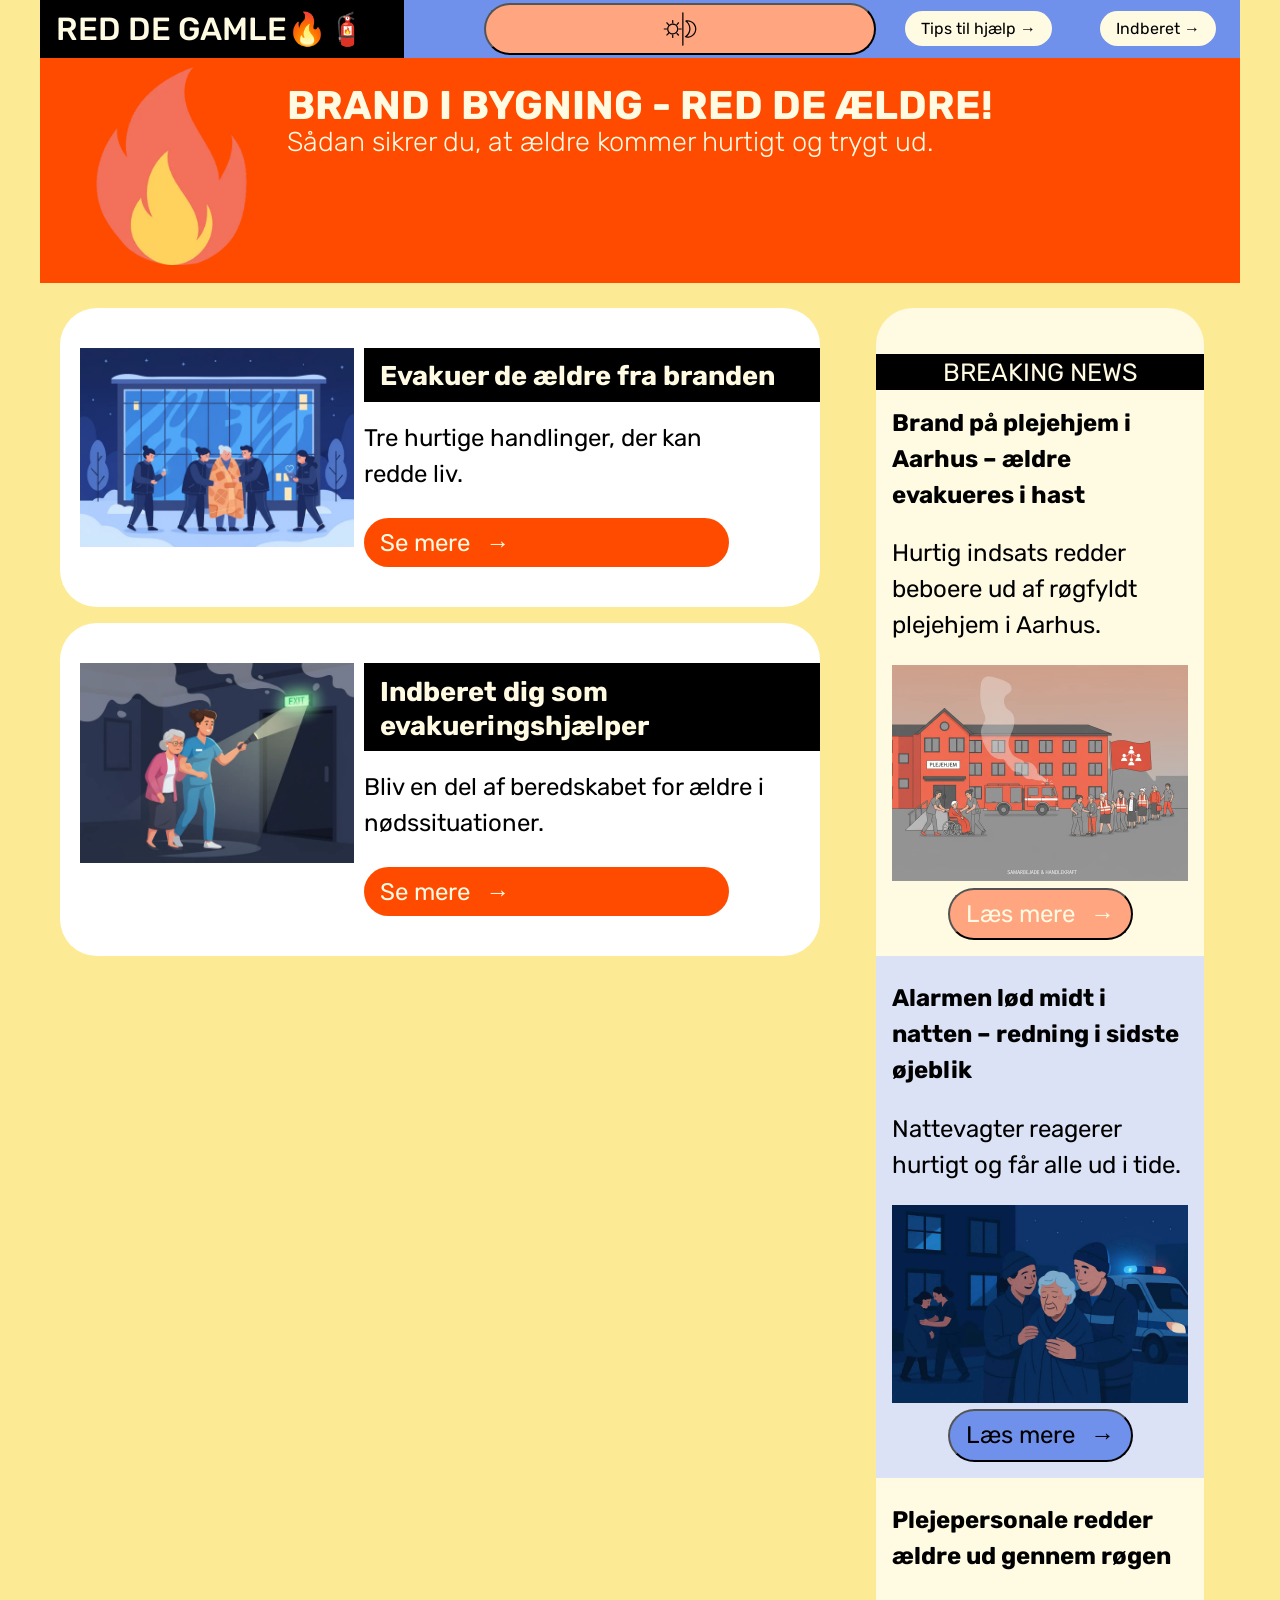
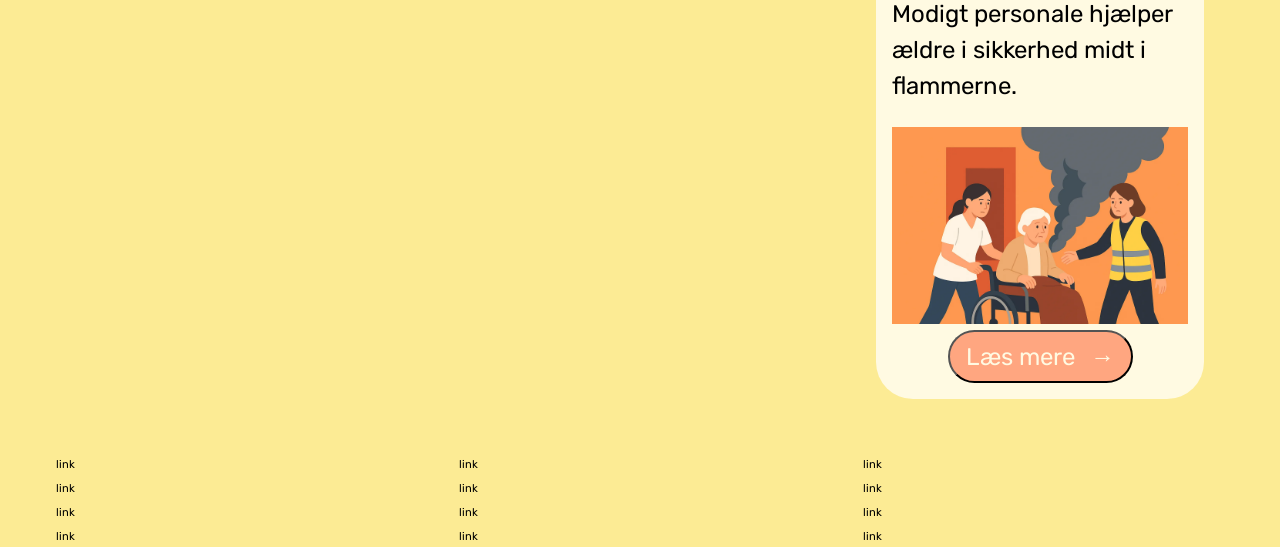
<file: index.html>
<!DOCTYPE html>
<html lang="en">
  <head>
    <meta charset="UTF-8" />
    <meta http-equiv="X-UA-Compatible" content="IE=edge" />
    <meta name="viewport" content="width=device-width, initial-scale=1.0" />
    <link rel="stylesheet" href="css/reset.css" />
    <link rel="stylesheet" href="css/custom.css" />
    <link rel="stylesheet" href="css/fonts.css" />
    <link rel="stylesheet" href="css/general.css" />
    <link rel="stylesheet" href="css/layout.css" />
    <link rel="stylesheet" href="css/burger.css" />
    <link rel="stylesheet" href="css/cards.css" />
    <link rel="icon" type="image/png" href="img/fav.png" />
    <title>Emergency Site</title>
  </head>
  <body id="frontpage">
    <header>
      <nav>
        <div id="logotype-wrapper" class="logo">
          <a href="index.html"> RED DE GAMLE🔥🧯 </a>
        </div>
        <button id="toggle"><img src="img/day-and-night.svg" alt="" /></button>
        <ul class="menu">
          <li><a class="menuItem" href="instruction.html">Tips til hjælp</a></li>
          <li><a class="menuItem" href="register.html">Indberet</a></li>
        </ul>
        <button class="burger">
          <span class="line"></span>
          <span class="line"></span>
          <span class="line"></span>
        </button>
      </nav>
    </header>
    <section id="main-disclamer">
      <div id="main-disclamer-content">
        <img src="img/flame_resultat.webp" alt="ICON" id="icon" />
        <div>
          <h1>BRAND I BYGNING - RED DE ÆLDRE!</h1>
          <p class="sub">Sådan sikrer du, at ældre kommer hurtigt og trygt ud.</p>
        </div>
      </div>
    </section>
    <main>
      <section id="daily">
        <article class="daily_card">
          <img src="img/foran_resultat.webp" alt="teaser_img" />
          <div class="daily_text">
            <h2>Evakuer de ældre fra branden</h2>
            <p>Tre hurtige handlinger, der kan redde liv.</p>
            <a href="instruction.html" class="cta_btn">Se mere</a>
          </div>
        </article>
        <article class="daily_card">
          <img src="img/opgang_resultat.webp" alt="teaser_img" />
          <div class="daily_text">
            <h2>Indberet dig som evakueringshjælper</h2>
            <p>Bliv en del af beredskabet for ældre i nødssituationer.</p>
            <a href="register.html" class="cta_btn">Se mere</a>
          </div>
        </article>
      </section>
      <section id="breaking">
        <article class="news_card">
          <h3>Brand på plejehjem i Aarhus – ældre evakueres i hast</h3>
          <p>Hurtig indsats redder beboere ud af røgfyldt plejehjem i Aarhus.</p>
          <img src="img/Aarhusbrand_resultat.webp" alt="news_img" />
          <button class="cta_btn" popovertarget="news_popover">Læs mere</button>
          <!-- <a popovertarget=”news_popover” class="cta_btn" href="">Læs mere</a> -->
          <!-- Nyheden -->
          <div id="news_popover" popover>
            <button popovertarget="news_popover">Luk</button>
            <h4>BRAND PÅ PLEJEHJEM I AARHUS - ÆLDRE EVAKUERES I HAST</h4>
            <time class="newsDate">6. APRIL 2025 – KL. 20:14</time>
            <img src="img/Aarhusbrand_resultat.webp" />
            <p>Hurtig indsats redder beoere ud af røgfyldt plejehjem i Aarhus.</p>
            <p>
              En kraftig brand brød tidligt tirsdag morgen ud på plejehjemmet Solgården i det sydlige Aarhus. Røgen bredte sig hurtigt gennem flere afdelinger, og personalet gik straks i gang med at få beboerne ud. Brandvæsenet ankom få minutter
              senere og fik ilden under kontrol.
            </p>
            <p>
              Frivillige fra TrygEvakuering hjalp med at berolige ældre og flytte dem til et midlertidigt samlingssted i nærliggende lokaler. Ingen meldes alvorligt tilskadekomne, men flere er blevet tilset for røgforgiftning. Ifølge indsatslederen
              blev evakueringsplanen fulgt til punkt og prikke – en indsats, der muligvis reddede liv.
            </p>
          </div>
        </article>

        <article class="news_card">
          <h3>Alarmen lød midt i natten – redning i sidste øjeblik</h3>
          <p>Nattevagter reagerer hurtigt og får alle ud i tide.</p>
          <img src="img/alarm_resultat.webp" alt="news_img" />
          <button class="cta_btn" popovertarget="news_popover3">Læs mere</button>
          <!-- <a popovertarget=”news_popover” class="cta_btn" href="">Læs mere</a> -->
          <!-- Nyheden -->
          <div id="news_popover3" popover>
            <button popovertarget="news_popover3">Luk</button>
            <h4>Alarmen lød midt i natten – redning i sidste øjeblik</h4>
            <time class="newsDate">6. APRIL 2025 – KL. 20:14</time>
            <img src="img/alarm_resultat.webp" />
            <p>Nattevagter reagerer hurtigt og får alle ud i tide.</p>
            <p>Klokken 02.14 natten til søndag gik brandalarmen på Bøgehaven Plejecenter i Hillerød. Nattevagterne reagerede straks og begyndte evakueringen, mens røgfyldte gange gjorde det vanskeligt at se.</p>
            <p>
              Flere beboere blev hjulpet ud i kørestole og med støtte fra frivillige, der bor i området. “Alt gik hurtigt, men vi holdt roen,” siger nattevagten Louise Madsen. Brandvæsenet fik ilden slukket efter 40 minutter. Hændelsen understreger,
              hvor vigtigt det er at kende sin evakueringsplan. Kommunen roser indsatsen og vil bruge erfaringerne i kommende SikkerSammen-træninger.
            </p>
          </div>
        </article>
        <article class="news_card">
          <h3>Plejepersonale redder ældre ud gennem røgen</h3>
          <p>Modigt personale hjælper ældre i sikkerhed midt i flammerne.</p>
          <img src="img/Personaleredning_resultat.webp" alt="news_img" />
          <button class="cta_btn" popovertarget="news_popover2">Læs mere</button>
          <!-- <a popovertarget=”news_popover” class="cta_btn" href="">Læs mere</a> -->
          <!-- Nyheden -->
          <div id="news_popover2" popover>
            <button popovertarget="news_popover2">Luk</button>
            <h4>Plejepersonale redder ældre ud gennem røgen</h4>
            <time class="newsDate">6. APRIL 2025 – KL. 20:14</time>
            <img src="img/Personaleredning_resultat.webp" />
            <p>Modigt personale hjælper ældre i sikkerhed midt i flammerne.</p>
            <p>Under en brand på et plejecenter i Vejle natten til mandag viste plejepersonalet imponerende handlekraft. I tæt røg og med begrænset sigtbarhed hjalp de ældre beboere ud af bygningen, inden flammerne nåede tagkonstruktionen.</p>
            <p>
              Flere ansatte brugte vådt tøj som beskyttelse mod røg, mens de guidede beboere til sikkerhed. Brandvæsenet roser personalet for at reagere hurtigt og roligt. “Deres indsats var afgørende,” fortæller indsatslederen. Tre personer blev
              kørt til tjek på hospitalet, men alle forventes udskrevet i løbet af dagen. Plejecentret vil nu gennemgå sin beredskabsplan i samarbejde med SikkerSammen.
            </p>
          </div>
        </article>
      </section>
    </main>

    <footer>
      <nav class="some">
        <ul>
          <li><a href="">link</a></li>
          <li><a href="">link</a></li>
          <li><a href="">link</a></li>
          <li><a href="">link</a></li>
        </ul>
      </nav>
      <nav class="another">
        <ul>
          <li><a href="">link</a></li>
          <li><a href="">link</a></li>
          <li><a href="">link</a></li>
          <li><a href="">link</a></li>
        </ul>
      </nav>
      <nav class="yetanother">
        <ul>
          <li><a href="">link</a></li>
          <li><a href="">link</a></li>
          <li><a href="">link</a></li>
          <li><a href="">link</a></li>
        </ul>
      </nav>
    </footer>
    <script src="js/burger.js"></script>
    <script src="js/darkmode.js"></script>
    <!-- <script src="js/main.js"></script> -->
  </body>
</html>
</file>
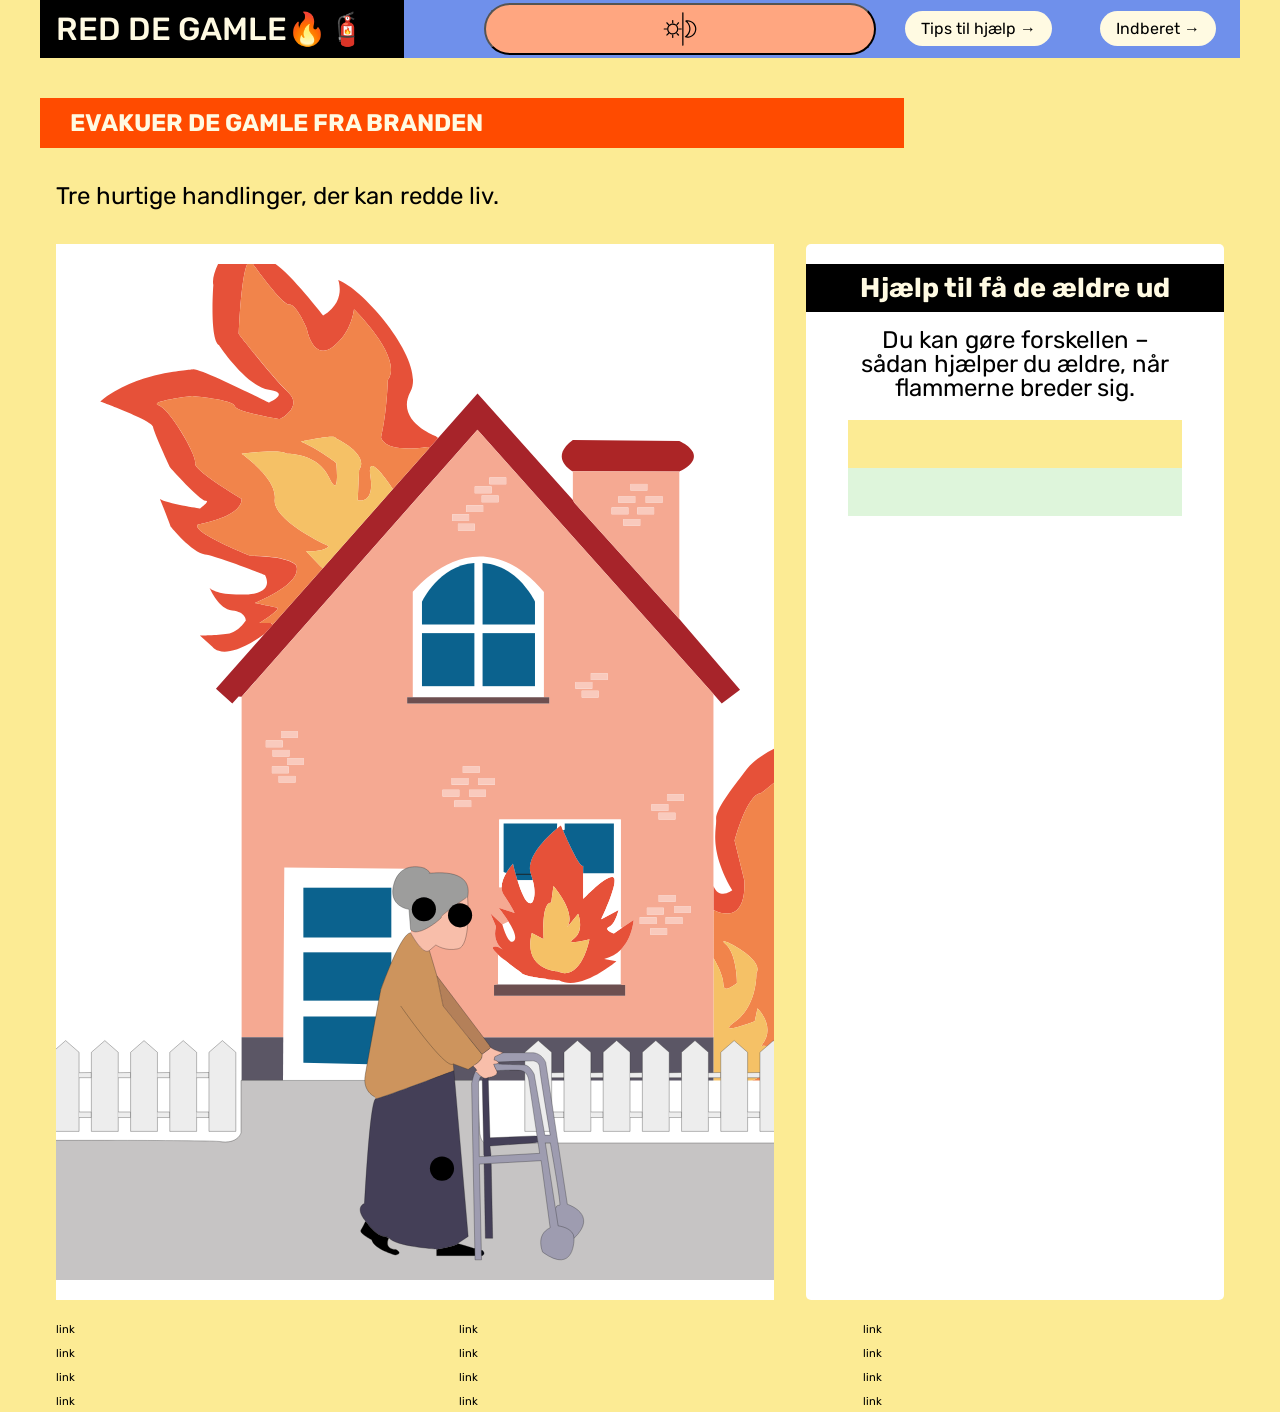
<file: instruction.html>
<!DOCTYPE html>
<html lang="en">
  <head>
    <meta charset="UTF-8" />
    <meta http-equiv="X-UA-Compatible" content="IE=edge" />
    <meta name="viewport" content="width=device-width, initial-scale=1.0" />
    <link rel="stylesheet" href="css/reset.css" />
    <link rel="stylesheet" href="css/custom.css" />
    <link rel="stylesheet" href="css/fonts.css" />
    <link rel="stylesheet" href="css/general.css" />
    <link rel="stylesheet" href="css/layout.css" />
    <link rel="stylesheet" href="css/burger.css" />
    <link rel="stylesheet" href="css/cards.css" />
    <link rel="stylesheet" href="css/infographic.css" />
    <link rel="icon" type="image/png" href="img/fav.png" />
    <title>Emergency Site</title>
  </head>
  <body id="instruction">
    <header>
      <nav>
        <div id="logotype-wrapper" class="logo">
          <a href="index.html">RED DE GAMLE🔥🧯</a>
        </div>
        <button id="toggle"><img src="img/day-and-night.svg" alt=""></button>
        <ul class="menu">
          <li><a class="menuItem" href="instruction.html">Tips til hjælp</a></li>
          <li><a class="menuItem" href="register.html">Indberet</a></li>
        </ul>
        <button class="burger">
          <span class="line"></span>
          <span class="line"></span>
          <span class="line"></span>
        </button>
      </nav>
    </header>

    <main>
      <h1>EVAKUER DE GAMLE FRA BRANDEN</h1>
      <p>Tre hurtige handlinger, der kan redde liv.</p>
      <section class="info-graphic">
        <?xml version="1.0" encoding="UTF-8"?>
        <svg id="Lag_1" data-name="Lag 1" xmlns="http://www.w3.org/2000/svg" viewBox="0 0 595.28 841.89">
          <defs>
            <style>
              .cls-1 {
                fill: #f9cabd;
              }

              .cls-2 {
                fill: #c6c4c4;
              }

              .cls-2,
              .cls-3,
              .cls-4 {
                stroke-width: 0.25px;
              }

              .cls-2,
              .cls-3,
              .cls-4,
              .cls-5 {
                stroke: #1d1d1b;
                stroke-miterlimit: 10;
              }

              .cls-6 {
                fill: #0b628e;
              }

              .cls-7 {
                fill: #e65139;
              }

              .cls-8 {
                fill: #6d4f50;
              }

              .cls-9 {
                fill: #ac2526;
              }

              .cls-3 {
                fill: none;
              }

              .cls-10 {
                fill: #9e9cb0;
              }

              .cls-4 {
                fill: #ededed;
              }

              .cls-11 {
                fill: #443f57;
              }

              .cls-12 {
                fill: #f5a992;
              }

              .cls-13 {
                fill: #5b5665;
              }

              .cls-14,
              .cls-5 {
                fill: #fff;
              }

              .cls-15 {
                fill: #a7242a;
              }

              .cls-16 {
                fill: #060811;
              }

              .cls-17 {
                fill: #cd945d;
              }

              .cls-5 {
                stroke-width: 0.75px;
              }

              .cls-18 {
                fill: #f8beaa;
              }

              .cls-19 {
                fill: #9d9d9c;
              }

              .cls-20 {
                fill: #f5c166;
              }

              .cls-21 {
                fill: #f1844b;
              }

              .cls-22 {
                fill: #b48059;
              }
            </style>
          </defs>
          <g>
            <path
              class="cls-7"
              d="M673.29,530.77c2,45.59-32.65,54.8-34.65,62.35s-2,10.76,20.65,43.61c22.67,32.83-29.33,40.19-29.33,40.19h-17.32c19.32,0,27.99-18.74,27.99-18.74,0,0,9.32-35.26-10.67-39.76-19.99-4.52-20.74-21.13-20.74-21.13,0,0,16.75-28.13,34.08-35.72,17.32-7.57,15.33-64.39,15.33-64.39l-20.65,13.7s-32.01,5.87-22.67-6.83c9.34-12.72-6.08-85.17-6.08-85.17l-24.58,19.78c-12,.85-22.01,39.56-22.01,39.56l8.01,32.65c2,40.24-25.59,24.8-25.59,24.8v-20.06c5.05,12.11,15.58,3.65,15.58,3.65-11.86-20.61-14.11-34.78-14.11-44.5,0-6.63,1.06-11.17.78-14.28-.67-7.63,11.34-23.3,25.33-41.61,13.77-18.04,56.61-30.54,57.96-30.91-.78.87-16.41,18.67-7.3,34.06,9.32,15.78,9.98,62.46,9.98,62.46,23.34,5.61,26.66-15.74,26.66-15.74,0,0,11.34,16.43,13.33,62.02Z"
            />
            <path
              class="cls-21"
              d="M658.63,497.19s2,56.83-15.33,64.39c-17.32,7.59-34.08,35.72-34.08,35.72,0,0,.76,16.61,20.74,21.13,19.99,4.5,10.67,39.76,10.67,39.76,0,0-8.67,18.74-27.99,18.74h-36c12.35-2.54,17.83-26.13,18.59-28.65.07-.04.09-.11.09-.17,0-.09-.02-.02-.09.17-1.01.96-10.58-.17-10.58-.17,13.33-15.15-3.01-30.96-3.01-30.96l-2.32,10.74s-34.26,13.26-15.97,0c18.29-13.26,17.3-39.91,17.3-39.91,7.99-12.13-35.59-32.7-25.79-24.5,9.78,8.22,9.78,32.65,9.78,32.65,0,0-11.31,9.67-11.31,1.17s-8.26-21.83-8.26-21.83v-39.78s27.58,15.43,25.59-24.8l-8.01-32.65s10-38.72,22.01-39.56l24.58-19.78s15.42,72.46,6.08,85.17c-9.34,12.7,22.67,6.83,22.67,6.83l20.65-13.7Z"
            />
            <path
              class="cls-20"
              d="M584.65,648.1s9.57,1.13,10.58.17c-.76,2.52-6.24,26.11-18.59,28.65h-31.57v-101.45s8.26,13.35,8.26,21.83,11.31-1.17,11.31-1.17c0,0,0-24.43-9.78-32.65-9.8-8.2,33.78,12.37,25.79,24.5,0,0,.99,26.65-17.3,39.91-18.29,13.26,15.97,0,15.97,0l2.32-10.74s16.34,15.8,3.01,30.96Z"
            />
            <polygon
              class="cls-15"
              points="516.77 294.28 567.12 353.06 551.95 364.32 545.07 356.6 349.4 137.43 153.88 358.71 151.38 358.65 146.17 364.32 132.61 352.21 172.85 306.78 179.76 298.99 221.23 252.19 279.33 186.61 309.39 152.69 316.82 144.32 349.47 107.45 428.52 195.63 429.78 198 516.77 294.28"
            />
            <polygon class="cls-13" points="545.07 641.14 545.07 676.92 295.04 676.92 294.81 641.14 295.8 641.14 545.07 641.14" />
            <path
              class="cls-12"
              d="M367.46,516.75h2c0,2.26.55,4.48,1.9,6.48,7.02,10.35,8.83,14.78,8.83,14.78l-13.24-4.2s4.36,5.28,8.17,11.3l-5.05,2.48-9.87-9.11,4.66,11.09c-3.07,10.65,3.05,16.74,5.78,18.83-2.18-1.39-6.63-3.87-8.38-1.85-.71.83,1.19,3.11,4.2,5.87v24.87l-3.3.54v8.78h108.72v-8.78h-2.55l-1.1-.54v-28.67l-.02-.02c9.82-9.8,10.67-24.7,10.67-24.7l-9.87,6.7-.78-1.02v-89.09h-100.78v56.26ZM545.07,575.47v65.67h-250.25l-.85-139.78-104.7-1.02-.85,140.8h-34.53v-282.43l195.53-221.28,195.66,219.17v218.87ZM526.34,537.95v-5.52h-13.93v5.52h13.93ZM520.49,445.12v-5.52h-13.93v5.52h13.93ZM519.37,547.14v-5.52h-13.93v5.52h13.93ZM513.61,528.77v-5.52h-13.93v5.52h13.93ZM513.54,460.49v-5.52h-13.93v5.52h13.93ZM507.66,453.36v-5.52h-13.93v5.52h13.93ZM506.66,556.16v-5.5h-13.93v5.5h13.93ZM503.81,539.29v-5.52h-13.91v5.52h13.91ZM497.87,547.14v-5.52h-13.91v5.52h13.91ZM457.34,344.8v-5.5h-13.93v5.5h13.93ZM449.79,359.32v-5.52h-13.91v5.52h13.91ZM444.59,352.06v-5.52h-13.93v5.52h13.93ZM408.97,364.32v-5.09h-4.45v-87.35c-56.15-66.26-108.72,0-108.72,0v87.35h-4.66v5.09h117.83ZM373.25,182.58v-5.52h-13.93v5.52h13.93ZM366.87,197.45v-5.52h-13.93v5.52h13.93ZM363.88,431.67v-5.52h-13.93v5.52h13.93ZM361.11,190.02v-5.52h-13.93v5.52h13.93ZM356.43,441.43v-5.52h-13.93v5.52h13.93ZM354.15,205.58v-5.52h-13.93v5.52h13.93ZM351.19,421.88v-5.52h-13.93v5.52h13.93ZM347.18,220.91v-5.52h-13.93v5.52h13.93ZM344.22,450.3v-5.52h-13.93v5.52h13.93ZM342.47,213.02v-5.52h-13.93v5.52h13.93ZM341.9,431.67v-5.52h-13.91v5.52h13.91ZM334.37,441.43v-5.52h-13.91v5.52h13.91ZM205.48,415.25v-5.52h-13.93v5.52h13.93ZM200.48,392.82v-5.52h-13.93v5.52h13.93ZM198.53,429.93v-5.52h-13.93v5.52h13.93ZM193.51,408.36v-5.52h-13.91v5.52h13.91ZM192.93,422.14v-5.52h-13.93v5.52h13.93ZM187.88,400.58v-5.5h-13.93v5.5h13.93Z"
            />
            <rect class="cls-1" x="512.41" y="532.43" width="13.93" height="5.52" />
            <rect class="cls-1" x="506.56" y="439.6" width="13.93" height="5.52" />
            <rect class="cls-1" x="505.44" y="541.62" width="13.93" height="5.52" />
            <path class="cls-9" d="M516.77,146.65s27.58,11.76,0,25.48l-86.99-.28-1.65.07c-2.78-1.65-18.56-12.15.39-25.91l88.25.65Z" />
            <path
              class="cls-12"
              d="M516.77,172.13v122.15l-86.99-96.28-1.26-2.37v-23.5s-.14-.09-.39-.22l1.65-.07,86.99.28ZM502.82,198v-5.52h-13.91v5.52h13.91ZM495.87,207.5v-5.52h-13.93v5.52h13.93ZM490.25,187.82v-5.52h-13.91v5.52h13.91ZM484.37,217v-5.52h-13.93v5.52h13.93ZM480.24,198v-5.52h-13.93v5.52h13.93ZM474.55,207.5v-5.52h-13.93v5.52h13.93Z"
            />
            <rect class="cls-1" x="499.68" y="523.25" width="13.93" height="5.52" />
            <rect class="cls-1" x="499.61" y="454.97" width="13.93" height="5.52" />
            <rect class="cls-1" x="493.74" y="447.84" width="13.93" height="5.52" />
            <rect class="cls-1" x="492.73" y="550.66" width="13.93" height="5.5" />
            <rect class="cls-1" x="489.9" y="533.77" width="13.91" height="5.52" />
            <rect class="cls-1" x="488.92" y="192.47" width="13.91" height="5.52" />
            <rect class="cls-1" x="483.96" y="541.62" width="13.91" height="5.52" />
            <rect class="cls-1" x="481.94" y="201.97" width="13.93" height="5.52" />
            <rect class="cls-1" x="476.34" y="182.3" width="13.91" height="5.52" />
            <rect class="cls-1" x="470.45" y="211.47" width="13.93" height="5.52" />
            <rect class="cls-1" x="466.32" y="192.47" width="13.93" height="5.52" />
            <path
              class="cls-7"
              d="M370.65,568.4c-2.73-2.09-8.86-8.17-5.78-18.83l-4.66-11.09,9.87,9.11s5.19,18.96,9.87,13.28c2.34-2.85-.96-9.67-4.82-15.76-3.81-6.02-8.17-11.3-8.17-11.3l13.24,4.2s-1.81-4.43-8.83-14.78c-1.35-2-1.9-4.22-1.9-6.48,0-4.11,1.81-8.37,3.83-11.85,2.62-4.5,5.6-7.74,5.6-7.74,0,0,1.47,6.5,3.69,13.72,3.17,10.26,7.89,21.98,12.16,18.5,0,0,4.2-4.78.5-18.5-.41-1.5-.92-3.13-1.54-4.87-4.98-13.89,13.77-31.39,21.62-37.96,2.02-1.67,3.3-2.63,3.3-2.63,0,0,.67,1.61,1.74,4.13,4.08,9.43,14.04,31.65,16.7,29.33v27.56s9.89-10.48,17.51-15.56c3.14-2.09,5.92-3.26,7.43-2.41,5.19,2.96-9.89,34.7-9.89,34.7l14.3-7.63s-2.59,11.57-7.8,14.04c-5.19,2.46,3.9,5.41,3.9,5.41l6.49-4.39,9.87-6.7s-.85,14.89-10.67,24.7c-3.37,3.41-7.85,6.22-13.74,7.54l10.14,1.98s-21.02,18-38.21,18c-3.33,0-6.49-.67-9.34-2.26,0,0-4.08-.33-9.32-.91-9.16-1.07-21.78-2.98-22.1-5.48,0,0-7.46-5.28-13.97-10.57-1.88-1.54-3.69-3.07-5.21-4.48-3.01-2.76-4.91-5.04-4.2-5.87,1.74-2.02,6.2.46,8.38,1.85ZM371.87,569.23c-.07-.04-.41-.28-.94-.63.5.37.85.59.94.63ZM429.28,559.4c9.11-6.39,3.65-20.65,3.65-20.65l-9.09,11.07c8.05-12.07-11.43-34.2-11.43-34.2l-1.84,13.76c-8.56,0-6.22,30.52-6.22,30.52l-9.87-5.17c-7.55,30.52,21.02,31.74,21.02,31.74,20.26,9.11,26.76-26.56,26.76-26.56,0,0-22.07,5.91-12.99-.5Z"
            />
            <rect class="cls-1" x="460.62" y="201.97" width="13.93" height="5.52" />
            <polygon class="cls-8" points="471.89 597.84 471.89 606.62 363.17 606.62 363.17 597.84 366.48 597.29 426.41 597.29 468.24 597.29 469.34 597.84 471.89 597.84" />
            <path class="cls-14" d="M468.24,549.58l.78,1.02-6.49,4.39s-9.09-2.96-3.9-5.41c5.21-2.48,7.8-14.04,7.8-14.04h1.81v14.04Z" />
            <path
              class="cls-14"
              d="M454.59,510.88c-7.62,5.09-17.51,15.56-17.51,15.56v-21.41h25.45v-41.09h-40.78v5.15l-1.38.46c-1.08-2.52-1.74-4.13-1.74-4.13,0,0-1.28.96-3.3,2.63l.18-4.11h-44.4v40.11l2.18.85c-2.02,3.48-3.83,7.74-3.83,11.85h-2v-56.26h100.78v75.04h-1.81l-14.3,7.63s15.08-31.74,9.89-34.7c-1.51-.85-4.29.33-7.43,2.41Z"
            />
            <path class="cls-6" d="M462.53,463.95v41.09h-25.45v-6.15c-2.66,2.33-12.62-19.89-16.7-29.33l1.38-.46v-5.15h40.78Z" />
            <rect class="cls-1" x="443.42" y="339.3" width="13.93" height="5.5" />
            <rect class="cls-1" x="435.89" y="353.8" width="13.91" height="5.52" />
            <rect class="cls-1" x="430.66" y="346.54" width="13.93" height="5.52" />
            <path class="cls-20" d="M432.93,538.75s5.46,14.26-3.65,20.65c-9.09,6.41,12.99.5,12.99.5,0,0-6.49,35.67-26.76,26.56,0,0-28.57-1.22-21.02-31.74l9.87,5.17s-2.34-30.52,6.22-30.52l1.84-13.76s19.48,22.13,11.43,34.2l9.09-11.07Z" />
            <path class="cls-6" d="M415.51,463.95l-.18,4.11c-7.85,6.57-26.59,24.06-21.62,37.96.62,1.74,1.12,3.37,1.54,4.87h-12.67c-2.23-7.22-3.69-13.72-3.69-13.72,0,0-2.98,3.24-5.6,7.74l-2.18-.85v-40.11h44.4Z" />
            <polygon class="cls-8" points="408.97 359.23 408.97 364.32 291.14 364.32 291.14 359.23 295.8 359.23 404.52 359.23 408.97 359.23" />
            <path class="cls-14" d="M407.76,592.95l-.02.17h-35.59l-1.03-14.76.57-1.46c6.52,5.28,13.97,10.57,13.97,10.57.32,2.5,12.94,4.41,22.1,5.48Z" />
            <rect class="cls-6" x="353.67" y="306.04" width="43.44" height="43.98" />
            <path class="cls-6" d="M397.11,279.93v18.87h-43.44v-51c29.44,1.8,43.44,32.13,43.44,32.13Z" />
            <path class="cls-14" d="M395.25,510.88c3.69,13.72-.5,18.5-.5,18.5-4.27,3.48-8.99-8.24-12.16-18.5h12.67Z" />
            <rect class="cls-1" x="359.32" y="177.06" width="13.93" height="5.52" />
            <rect class="cls-1" x="352.94" y="191.93" width="13.93" height="5.52" />
            <rect class="cls-1" x="349.95" y="426.14" width="13.93" height="5.52" />
            <rect class="cls-1" x="347.18" y="184.5" width="13.93" height="5.52" />
            <rect class="cls-1" x="342.5" y="435.91" width="13.93" height="5.52" />
            <rect class="cls-1" x="340.23" y="200.06" width="13.93" height="5.52" />
            <rect class="cls-1" x="337.27" y="416.36" width="13.93" height="5.52" />
            <rect class="cls-1" x="333.25" y="215.39" width="13.93" height="5.52" />
            <rect class="cls-6" x="303.42" y="306.04" width="43.46" height="43.98" />
            <path class="cls-6" d="M346.88,247.8v51h-43.46v-18.87s14-30.33,43.46-32.13Z" />
            <rect class="cls-1" x="330.29" y="444.77" width="13.93" height="5.52" />
            <rect class="cls-1" x="328.55" y="207.5" width="13.93" height="5.52" />
            <rect class="cls-1" x="327.99" y="426.14" width="13.91" height="5.52" />
            <rect class="cls-1" x="320.47" y="435.91" width="13.91" height="5.52" />
            <path
              class="cls-7"
              d="M316.82,144.32l-7.43,8.37-1.24-.98c-37.26,5.57-38.66-7.98-38.66-7.98,5.05-21.22,5.6-47.5,5.6-47.5,13.45-18.33-28.02-58.67-28.02-58.67,0,0-1.97,20.43-18.22,31.59-16.25,11.15-21.02-15.91-21.02-15.91,0,0-8.67-20.46-14.55-19.65-5.9.8-32.24-36.63-32.24-36.63-7.55,1.87-9.52,61.04-9.52,61.04,0,0,28.02,36.11,40.91,48.33,12.9,12.2-6.72,22.28-6.72,22.28,0,0-36.71-5.83-37.54-10.87-.85-5.04-35.31-8.24-35.31-8.24,0,0-37.26,4.52-27.74,7.7,9.52,3.2,31.94,42.22,30.27,48.04-1.68,5.85,38.5,29.48,38.5,29.48.67,15.13-36.26,21.24-36.26,21.24-6.45,6.37,43.71,26,43.71,26,33.57.26,37.82,7.98,37.82,7.98,5.87,15.39-34.19,31.04-34.19,31.04,0,0,12.9,2.65,17.94,3.72,5.05,1.07-14.3,13-14.3,13h9.52l1.63,1.3-6.91,7.78c-33.94,24.52-42.98,10.85-42.98,10.85l-10.58-9.65s13.95,0,23.02-1.43c9.04-1.41,15.08-11.07,15.08-11.07,0,0,0-7.15-11.31-8.22-10.9-1.04-18.29-17.67-18.79-18.87.53.67,5.6,6.33,29.74,5.65,25.65-.72,16.22-16.09,16.22-16.09,0,0-38.85-15.72-49.79-17.15-10.92-1.43-28.29-22.87-28.29-22.87,0,0-6.59-17.74-9.09-23.04,5.55,3.65,33.2,7.85,33.2,7.85,0,0,9.13-6.74,4.75-6.41-4.41.33-29.44-27.59-29.44-27.59,0,0-13.54-28.85-14.23-33.98-.67-5.13-43.64-20.83-43.64-20.83,30.45-24.7,71.41-25.35,76.82-26.63s62.94,27.59,62.94,27.59c0,0,18.61-8.02,0-10.59-18.61-2.57-41.3-36.87-41.3-36.87-8.12-5.13-4.73-50.02-4.73-50.02-3.72-15.39,27.74-53.54,27.74-53.54,0,0,11.52,35.91,19.64,34.63s43.64,44.24,43.64,44.24c19.64-11.85,12.53-29.48,12.53-29.48,21.66,8,72.99,67.98,59.91,92.48-13.08,24.5,20.74,36.87,20.74,36.87l2.16,1.72Z"
            />
            <path
              class="cls-21"
              d="M309.39,152.69l-30.06,33.91s-22.4-34.63-18.66-10.7c3.74,23.93-10.53,19.96-10.53,19.96l1.17-25.06c8.9-13.28-19.41-26.37-19.41-26.37.23-3.76-28.77,2.89-28.77,2.89,11.93,4.46,29.23,17.5,29.23,17.5,0,0,3.51,32.37-6.08,11.98-9.59-20.39-34.86-19.5-34.86-19.5-5.37-4.22-37.54,0-37.54,0,0,0,29.6,20.15,27.49,37.89s44.91,38.78,44.91,38.78c-4.2,4.87-18.93,4.22-18.93,4.22l11.91,12.41,1.97,1.59-41.46,46.8-1.63-1.3h-9.52s19.34-11.93,14.3-13c-5.05-1.07-17.94-3.72-17.94-3.72,0,0,40.06-15.65,34.19-31.04,0,0-4.25-7.72-37.82-7.98,0,0-50.16-19.63-43.71-26,0,0,36.92-6.11,36.26-21.24,0,0-40.18-23.63-38.5-29.48,1.68-5.83-20.74-44.85-30.27-48.04-9.52-3.17,27.74-7.7,27.74-7.7,0,0,34.47,3.2,35.31,8.24.83,5.04,37.54,10.87,37.54,10.87,0,0,19.62-10.09,6.72-22.28-12.9-12.22-40.91-48.33-40.91-48.33,0,0,1.97-59.17,9.52-61.04,0,0,26.34,37.43,32.24,36.63,5.87-.8,14.55,19.65,14.55,19.65,0,0,4.77,27.06,21.02,15.91,16.25-11.15,18.22-31.59,18.22-31.59,0,0,41.46,40.35,28.02,58.67,0,0-.55,26.28-5.6,47.5,0,0,1.4,13.54,38.66,7.98l1.24.98Z"
            />
            <path
              class="cls-20"
              d="M279.33,186.61l-58.1,65.59-1.97-1.59-11.91-12.41s14.73.65,18.93-4.22c0,0-47.02-21.04-44.91-38.78s-27.49-37.89-27.49-37.89c0,0,32.17-4.22,37.54,0,0,0,25.26-.89,34.86,19.5,9.59,20.39,6.08-11.98,6.08-11.98,0,0-17.3-13.04-29.23-17.5,0,0,29-6.65,28.77-2.89,0,0,28.32,13.09,19.41,26.37l-1.17,25.06s14.27,3.98,10.53-19.96c-3.74-23.93,18.66,10.7,18.66,10.7Z"
            />
            <polygon class="cls-6" points="278.02 623.84 278.02 663.9 205.09 662.27 205.09 623.84 278.02 623.84" />
            <rect class="cls-6" x="205.09" y="570.69" width="72.92" height="40.06" />
            <rect class="cls-6" x="205.09" y="517.1" width="72.92" height="41.3" />
            <rect class="cls-1" x="191.56" y="409.73" width="13.93" height="5.52" />
            <rect class="cls-1" x="186.55" y="387.3" width="13.93" height="5.52" />
            <rect class="cls-1" x="184.6" y="424.41" width="13.93" height="5.52" />
            <rect class="cls-1" x="179.6" y="402.84" width="13.91" height="5.52" />
            <rect class="cls-1" x="179" y="416.62" width="13.93" height="5.52" />
            <polygon class="cls-13" points="188.41 641.14 188.21 676.92 153.88 676.92 153.88 641.14 186.55 641.14 188.41 641.14" />
            <rect class="cls-1" x="173.96" y="395.08" width="13.93" height="5.5" />
          </g>
          <line class="cls-5" x1="393.71" y1="505.97" x2="381.15" y2="505.97" />
          <g>
            <path
              class="cls-2"
              d="M153.38,676.92v43.41s-2.55,9.65-17.82,7.23c-3.79-.6-37.06-.88-84.93-.96-53.69-.09-125.76.07-195.21.31-118.01.4-228.49,1.03-228.49,1.03v182.88H748.84v-182.07h-383.73s-13.39,7.23-13.92-10.85c-.53-18.09-2.88-40.99-2.88-40.99h-194.93Z"
            />
            <g>
              <g>
                <polygon class="cls-4" points="-3.15 653.57 -3.15 719.15 19.13 719.15 19.13 670.48 19.13 653.57 7.99 643.87 -3.15 653.57" />
                <polyline class="cls-4" points="19.13 670.48 29.34 670.32 29.34 674.62 19.13 674.62" />
                <polyline class="cls-4" points="19.13 707.65 29.34 707.65 29.34 703.05 19.13 703.05" />
              </g>
              <g>
                <polygon class="cls-4" points="29.34 653.57 29.34 719.15 51.62 719.15 51.62 670.48 51.62 653.57 40.48 643.87 29.34 653.57" />
                <polyline class="cls-4" points="51.62 670.48 61.83 670.32 61.83 674.62 51.62 674.62" />
                <polyline class="cls-4" points="51.62 707.65 61.83 707.65 61.83 703.05 51.62 703.05" />
              </g>
              <g>
                <polygon class="cls-4" points="61.83 653.57 61.83 719.15 84.11 719.15 84.11 670.48 84.11 653.57 72.97 643.87 61.83 653.57" />
                <polyline class="cls-4" points="84.11 670.48 94.32 670.32 94.32 674.62 84.11 674.62" />
                <polyline class="cls-4" points="84.11 707.65 94.32 707.65 94.32 703.05 84.11 703.05" />
              </g>
              <g>
                <polygon class="cls-4" points="94.32 653.57 94.32 719.15 116.6 719.15 116.6 670.48 116.6 653.57 105.46 643.87 94.32 653.57" />
                <polyline class="cls-4" points="116.6 670.48 126.81 670.32 126.81 674.62 116.6 674.62" />
                <polyline class="cls-4" points="116.6 707.65 126.81 707.65 126.81 703.05 116.6 703.05" />
              </g>
              <polygon class="cls-4" points="126.81 653.57 126.81 719.15 149.09 719.15 149.09 670.48 149.09 653.57 137.95 643.87 126.81 653.57" />
              <g>
                <polygon class="cls-4" points="388.68 653.57 388.68 719.15 410.95 719.15 410.95 670.48 410.95 653.57 399.81 643.87 388.68 653.57" />
                <polyline class="cls-4" points="410.95 670.48 421.17 670.32 421.17 674.62 410.95 674.62" />
                <polyline class="cls-4" points="410.95 707.65 421.17 707.65 421.17 703.05 410.95 703.05" />
              </g>
              <g>
                <polygon class="cls-4" points="421.17 653.57 421.17 719.15 443.44 719.15 443.44 670.48 443.44 653.57 432.3 643.87 421.17 653.57" />
                <polyline class="cls-4" points="443.44 670.48 453.66 670.32 453.66 674.62 443.44 674.62" />
                <polyline class="cls-4" points="443.44 707.65 453.66 707.65 453.66 703.05 443.44 703.05" />
              </g>
              <g>
                <polygon class="cls-4" points="453.66 653.57 453.66 719.15 475.93 719.15 475.93 670.48 475.93 653.57 464.79 643.87 453.66 653.57" />
                <polyline class="cls-4" points="475.93 670.48 486.15 670.32 486.15 674.62 475.93 674.62" />
                <polyline class="cls-4" points="475.93 707.65 486.15 707.65 486.15 703.05 475.93 703.05" />
              </g>
              <g>
                <polygon class="cls-4" points="486.15 653.57 486.15 719.15 508.42 719.15 508.42 670.48 508.42 653.57 497.28 643.87 486.15 653.57" />
                <polyline class="cls-4" points="508.42 670.48 518.64 670.32 518.64 674.62 508.42 674.62" />
                <polyline class="cls-4" points="508.42 707.65 518.64 707.65 518.64 703.05 508.42 703.05" />
              </g>
              <g>
                <polygon class="cls-4" points="518.64 653.57 518.64 719.15 540.91 719.15 540.91 670.48 540.91 653.57 529.77 643.87 518.64 653.57" />
                <polyline class="cls-4" points="540.91 670.48 551.13 670.32 551.13 674.62 540.91 674.62" />
                <polyline class="cls-4" points="540.91 707.65 551.13 707.65 551.13 703.05 540.91 703.05" />
              </g>
              <g>
                <polygon class="cls-4" points="551.13 653.57 551.13 719.15 573.4 719.15 573.4 670.48 573.4 653.57 562.26 643.87 551.13 653.57" />
                <polyline class="cls-4" points="573.4 670.48 583.62 670.32 583.62 674.62 573.4 674.62" />
                <polyline class="cls-4" points="573.4 707.65 583.62 707.65 583.62 703.05 573.4 703.05" />
              </g>
              <polygon class="cls-4" points="583.62 653.57 583.62 719.15 605.89 719.15 605.89 670.48 605.89 653.57 594.75 643.87 583.62 653.57" />
            </g>
          </g>
          <g>
            <g>
              <path
                class="cls-10"
                d="M413.98,782.35l.74-.12c-.24-1.96,2.86-1.87,2.86-1.87,1.64.72-7.79-51.79-7.79-51.79h-4.13l8.32,53.78ZM429.5,807.78s.78,30.77-25.99,11.53c0,0-6.43-14.35,6.18-20.26l-7.46-55.63-41.4,2.28-5.91.33-3.9.21,1.61,71.48.11,4.44.08,3.47h-5.4l-.07-3.49-.12-6.2-2.65-136.61s1.53-6.95,2.94-9.54l1.3.22s1.56,2,3.6,3.49l-.7.69-1.38,4.72.58,61.17,3.86-.21,5.91-.33,40.29-2.21-1.34-9.06-.83-5.58-6.84-46.19s-1.02-6.68-5.73-7.71c-4.71-1.01-20.92,0-20.92,0-2.41-4.61-2.41-5.42-2.41-5.42,0,0,4.01,0,4.01-1.09l-.03,1c.58.03,16.55.62,21.24.67,4.75.05,8.35,7.9,8.35,7.9l8.8,50.38h4.5s-8.6-50.38-8.8-55.89c-.2-5.5-5.53-5.71-5.53-5.71l-28.98.92c-2.06-1.83-3.32-1.49-3.32-1.49l.69-2.91,6.92-3.24h22.97c2.46-.16,4.29.42,5.28.82,4.37,1.78,6.3,5.76,6.71,6.62.13.28.24.5.3.66,5.97,39.19,11.94,78.38,17.9,117.55,0,0,26.43,8.21,5.57,28.21Z"
              />
              <path class="cls-11" d="M398.82,722.71l.83,5.58-1.95.29-37.91,2.65.86,7.54.04.79-5.91.33-.07-1.12-1.31-62.24.93-1.86c1.36.61,2.78.74,4-.18l1.47,50.01,37.91-1.62,1.11-.16Z" />
              <path
                class="cls-18"
                d="M370.77,653.93l-6.92,3.24-.69,2.91s1.26-.34,3.32,1.49c.32.28.45.51.45.72,0,1.09-4.01,1.09-4.01,1.09,0,0,0,.8,2.41,5.42,2.42,4.61-7,5.67-7,5.67-1.22.92-2.63.79-4,.18-.66-.29-1.31-.7-1.92-1.15-2.04-1.49-3.6-3.49-3.6-3.49l-1.3-.22c.32-.61.64-.98.93-.98,1.55,0-2.58-3.85-2.58-3.85l1.23-1c7.34-4.11,6.09-8.69,6.09-8.69l6.54-4.92.79-.71c1.14.95,3.86,2.39,10.26,4.27Z"
              />
              <polygon class="cls-11" points="360.84 746.04 362.05 807.78 355.98 807.78 354.91 746.04 360.83 745.71 360.84 746.04" />
              <path class="cls-22" d="M360.51,649.66l-.79.71-6.54,4.92-32.25-40.11-5.16-25.03,43.96,58.18s-.28.46.78,1.33Z" />
              <path class="cls-16" d="M353.46,817.72s3.28,2.87,0,4.44h-.73s-.11-4.43-.11-4.43h.83Z" />
              <path
                class="cls-17"
                d="M329.4,663.18l.49,5.63h-.01s-59.84,22.69-64.76,23.34c-.04,0-.08.01-.12.03l-.62-1.65s-10.36-4.35-8.05-17.81c2.32-13.45,12.86-70.72,12.86-70.72,0,0,16.62-47.56,24.8-47.56,0,0,10.14,19.3,15.55,14.71l6.23,20.98,5.16,25.03,32.25,40.11s1.26,4.57-6.09,8.69l-1.23,1-4.12,2.82-12.35-4.61Z"
              />
              <path d="M347.22,815.95l.12,6.2h-.7s-31.06.01-31.06.01v-5.09s18.31-3.22,17.41-4.94c4.38,1.29,8.75,2.57,13.13,3.85l1.1-.03Z" />
              <path
                class="cls-11"
                d="M273.18,806.48c-7.69,0-15.91-12.18-15.91-12.18l-.82-.14c.19-.38.28-.61.28-.61,0,0-9.62-10.49-.91-14.78,0,0,4.31-84.61,9.18-86.59.04-.01.08-.03.12-.03,4.92-.66,64.76-23.34,64.76-23.34h.01l11.86,137.43-8.75,5.89c.9,1.73-17.41,4.94-17.41,4.94l-1.12-.49s-33.07-2.03-38.49-9.27l-.11.21-2.69-1.05Z"
              />
              <path
                class="cls-19"
                d="M309.54,505.06c-1.57.79,37.05-6.43,31.72,19.9,0,0,.01.13.03.4l-1.24.09s-21.78,15.03-20.51,15.87c1.19.79-17.19,15.8-24.22,11.71-.5-.3-.94-.7-1.32-1.2l-1.32-16.82s-18.19-2.1-12.4-21.54c5.81-19.44,25.06-12.61,25.06-12.61,0,0,5.8,3.43,4.21,4.2Z"
              />
              <path class="cls-18" d="M341.28,525.36c.3,4.19,2.54,40.14-7.86,42.39-11.04,2.4-18.46-3.19-18.46-3.19l-5.43,4.6c-5.41,4.59-15.55-14.71-15.55-14.71l1.32-1.42c7.03,4.1,25.41-10.91,24.22-11.71-1.27-.84,20.51-15.87,20.51-15.87l1.24-.09Z" />
              <path d="M281.91,817.15s6.35,3.31-.61,4.53c0,0-17.71-4.78-19.56-12.64,0,0-10.74-5.3-8.91-8.05,1.44-2.15,3-5.48,3.61-6.84l.82.14s8.22,12.18,15.91,12.18l2.69,1.05c-.65,1.37-3.84,9.11,6.05,9.62Z" />
            </g>
            <g>
              <path class="cls-3" d="M353.46,817.72s3.28,2.87,0,4.44" />
              <path class="cls-3" d="M346.64,822.16h-31.06v-5.09s18.31-3.22,17.41-4.94" />
              <path
                class="cls-3"
                d="M314.46,816.59s-33.07-2.03-38.49-9.27l-.11.21c-.65,1.37-3.84,9.11,6.05,9.62,0,0,6.35,3.31-.61,4.53,0,0-17.71-4.78-19.56-12.64,0,0-10.74-5.3-8.91-8.05,1.44-2.15,3-5.48,3.61-6.84.19-.38.28-.61.28-.61,0,0-9.62-10.49-.91-14.78,0,0,4.31-84.61,9.18-86.59.04-.01.08-.03.12-.03,4.92-.66,64.76-23.34,64.76-23.34"
              />
              <path class="cls-3" d="M257.27,794.3s8.22,12.18,15.91,12.18c.57,0,1.14-.07,1.69-.21" />
              <path class="cls-3" d="M264.38,690.53s-10.36-4.35-8.05-17.81c2.32-13.45,12.86-70.72,12.86-70.72,0,0,16.62-47.56,24.8-47.56,0,0,10.14,19.3,15.55,14.71" />
              <path
                class="cls-3"
                d="M340.04,525.45s-21.78,15.03-20.51,15.87c1.19.79-17.19,15.8-24.22,11.71-.5-.3-.94-.7-1.32-1.2l-1.32-16.82s-18.19-2.1-12.4-21.54c5.81-19.44,25.06-12.61,25.06-12.61,0,0,5.8,3.43,4.21,4.2-1.57.79,37.05-6.43,31.72,19.9,0,0,.01.13.03.4.3,4.19,2.54,40.14-7.86,42.39-11.04,2.4-18.46-3.19-18.46-3.19l-5.43,4.6,6.23,20.98,43.96,58.18s-.28.46.78,1.33c1.14.95,3.86,2.39,10.26,4.27h22.97c2.46-.16,4.29.42,5.28.82,4.37,1.78,6.3,5.76,6.71,6.62.13.28.24.5.3.66,5.97,39.19,11.94,78.38,17.9,117.55,0,0,26.43,8.21,5.57,28.21,0,0,.78,30.77-25.99,11.53,0,0-6.43-14.35,6.18-20.26l-7.46-55.63-41.4,2.28-5.91.33-3.9.21,1.61,71.48.11,4.44.08,3.47h-5.4l-.07-3.49-.12-6.2-2.65-136.61s1.53-6.95,2.94-9.54c.32-.61.64-.98.93-.98,1.55,0-2.58-3.85-2.58-3.85l-4.12,2.82-12.35-4.61.49,5.63,11.86,137.43-8.75,5.89c4.38,1.29,8.75,2.57,13.13,3.85"
              />
              <path class="cls-3" d="M359.72,650.37l-6.54,4.92s1.26,4.57-6.09,8.69" />
              <path
                class="cls-3"
                d="M348.81,670.02s1.56,2,3.6,3.49c.61.45,1.26.86,1.92,1.15,1.36.61,2.78.74,4-.18,0,0,9.42-1.05,7-5.67-2.41-4.61-2.41-5.42-2.41-5.42,0,0,4.01,0,4.01-1.09,0-.21-.13-.45-.45-.72-2.06-1.83-3.32-1.49-3.32-1.49l.69-2.91,6.92-3.24"
              />
              <path class="cls-3" d="M351.71,674.2l-1.38,4.72.58,61.17,3.86-.21,5.91-.33,40.29-2.21-1.34-9.06-.83-5.58-6.84-46.19s-1.02-6.68-5.73-7.71c-4.71-1.01-20.92,0-20.92,0" />
              <line class="cls-3" x1="353.4" y1="676.52" x2="354.71" y2="738.76" />
              <polyline class="cls-3" points="358.33 674.48 359.8 724.49 397.71 722.87" />
              <polyline class="cls-3" points="360.66 738.76 359.8 731.22 397.71 728.57" />
              <path class="cls-3" d="M366.48,661.57l28.98-.92s5.33.21,5.53,5.71c.2,5.51,8.8,55.89,8.8,55.89h-4.5l-8.8-50.38s-3.6-7.84-8.35-7.9c-4.68-.05-20.66-.65-21.24-.67h-.01" />
              <path class="cls-3" d="M429.5,807.78c-.13-9.03-13.18-10.28-13.18-10.28l-2.34-15.15-8.32-53.78h4.13s9.43,52.51,7.79,51.79" />
              <polyline class="cls-3" points="354.91 746.04 355.98 807.78 362.05 807.78 360.84 746.04" />
              <path class="cls-3" d="M285.79,615.17s37.69,54.1,43.61,48.01" />
              <polyline class="cls-3" points="353.18 655.29 320.93 615.17 315.77 590.14" />
              <path class="cls-3" d="M414.76,782.46c-.03-.08-.03-.16-.04-.22-.24-1.96,2.86-1.87,2.86-1.87" />
            </g>
          </g>
          <circle id="circle-hotspot1" class="hotspot" cx="305" cy="535" r="10" />
          <circle id="circle-hotspot2" class="hotspot" cx="335" cy="540" r="10" />
          <circle id="circle-hotspot3" class="hotspot" cx="320" cy="750" r="10" />
        </svg>
      </section>
      <section class="info-text">
        <h2 class="title">Hjælp til få de ældre ud</h2>
        <article>
          <p class="placeholder">Du kan gøre forskellen – sådan hjælper du ældre, når flammerne breder sig.</p>
        </article>
        <aside id="efficiency" class="info-box">
          <h2></h2>
        </aside>
        <aside id="requirement" class="info-box">
          <h2></h2>
</aside>
    </main>

    <footer>
      <nav class="some">
        <ul>
          <li><a href="">link</a></li>
          <li><a href="">link</a></li>
          <li><a href="">link</a></li>
          <li><a href="">link</a></li>
        </ul>
      </nav>
      <nav class="another">
        <ul>
          <li><a href="">link</a></li>
          <li><a href="">link</a></li>
          <li><a href="">link</a></li>
          <li><a href="">link</a></li>
        </ul>
      </nav>
      <nav class="yetanother">
        <ul>
          <li><a href="">link</a></li>
          <li><a href="">link</a></li>
          <li><a href="">link</a></li>
          <li><a href="">link</a></li>
        </ul>
      </nav>
    </footer>
    <script src="js/burger.js"></script>
    <script src="js/main.js"></script>
    <script src="js/darkmode.js"></script>
  </body>
</html>
</file>
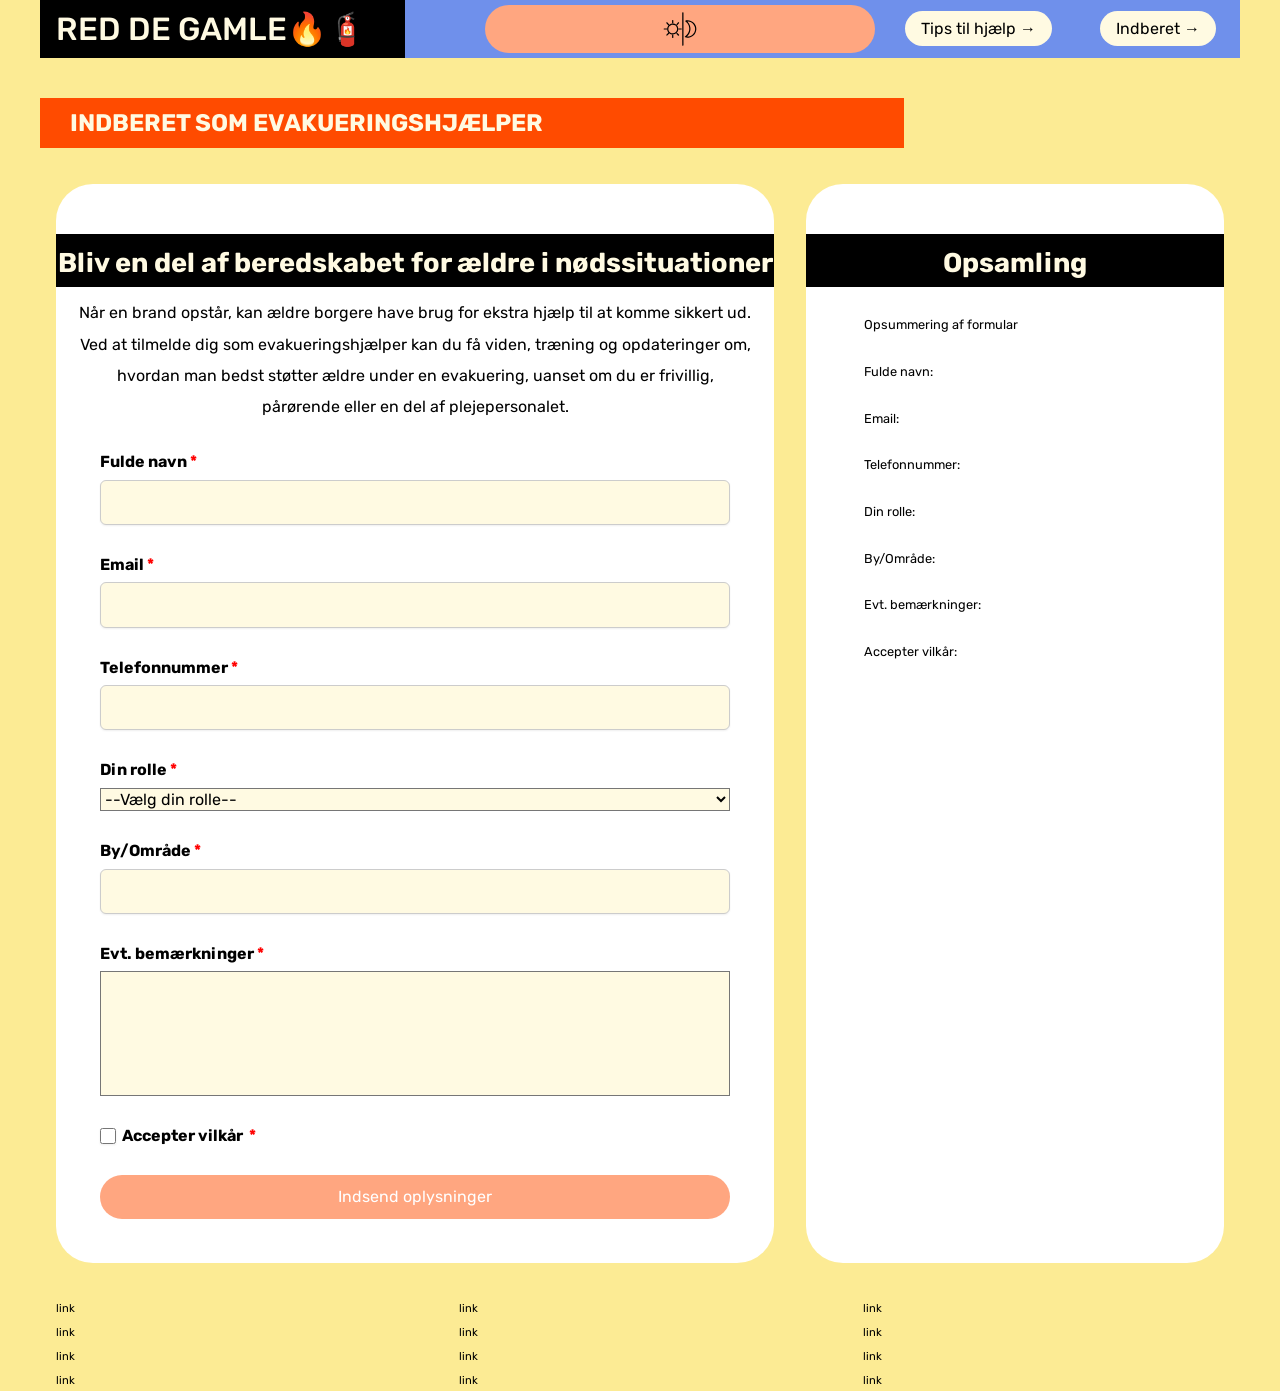
<file: register.html>
<!DOCTYPE html>
<html lang="en">
  <head>
    <meta charset="UTF-8" />
    <meta http-equiv="X-UA-Compatible" content="IE=edge" />
    <meta name="viewport" content="width=device-width, initial-scale=1.0" />
    <link rel="stylesheet" href="css/reset.css" />
    <link rel="stylesheet" href="css/custom.css" />
    <link rel="stylesheet" href="css/fonts.css" />
    <link rel="stylesheet" href="css/general.css" />
    <link rel="stylesheet" href="css/layout.css" />
    <link rel="stylesheet" href="css/burger.css" />
    <link rel="stylesheet" href="css/cards.css" />
    <link rel="stylesheet" href="css/forms.css" />
    <link rel="icon" type="image/png" href="img/fav.png" />
    <title>Emergency Site</title>
  </head>
  <body id="register">
    <header>
      <nav>
        <div id="logotype-wrapper" class="logo">
          <a href="index.html">RED DE GAMLE🔥🧯</a>
        </div>
        <button id="toggle"><img src="img/day-and-night.svg" alt=""></button>
        <ul class="menu">
          <li><a class="menuItem" href="instruction.html">Tips til hjælp</a></li>
          <li><a class="menuItem" href="register.html">Indberet</a></li>
        </ul>
        <button class="burger">
          <span class="line"></span>
          <span class="line"></span>
          <span class="line"></span>
        </button>
      </nav>
    </header>

    <main>
      <h1>INDBERET SOM EVAKUERINGSHJÆLPER</h1>
      <section id="form-section">
        <article id="form-info">
          <h2>Bliv en del af beredskabet for ældre i nødssituationer</h2>
          <p>
            Når en brand opstår, kan ældre borgere have brug for ekstra hjælp til at komme sikkert ud. Ved at tilmelde dig som evakueringshjælper kan du få viden, træning og opdateringer om, hvordan man bedst støtter ældre under en evakuering, uanset
            om du er frivillig, pårørende eller en del af plejepersonalet.
          </p>
        </article>
        <form id="webform">
          <div class="form-group">
            <label for="full_name">Fulde navn</label>
            <input type="text" id="full_name" name="full_name" required />
            <p class="error-message">Please enter a value</p>
          </div>

          <div class="form-group">
            <label for="email">Email</label>
            <input type="email" id="email" name="email" required />
            <p class="error-message">Please enter a value</p>
          </div>

          <div class="form-group">
            <label for="number">Telefonnummer</label>
            <input type="number" id="number" name="number" required />
            <p class="error-message">Please enter a value</p>
          </div>

          <div class="form-group">
            <label for="role">Din rolle</label>
            <select id="role" name="role" required>
              <option value="">--Vælg din rolle--</option>
              <option value="helper">Frivillig hjælper</option>
              <option value="personale">Plejepersonale</option>
              <option value="nurse">Sygeplejske</option>
              <option value="family">Pårørende</option>
            </select>
            <p class="error-message">Please enter a value</p>
          </div>

          <div class="form-group">
            <label for="city">By/Område</label>
            <input type="text" id="city" name="city" required />
            <p class="error-message">Please enter a value</p>
          </div>

          <div class="form-group">
            <label for="marks">Evt. bemærkninger</label>
            <textarea name="marks" id="marks" required></textarea>
          </div>

          <div class="form-group">
            <label for="terms">
              <input type="checkbox" id="terms" name="accept_terms" value="yes" required />
              Accepter vilkår
            </label>
          </div>

          <button>Indsend oplysninger</button>
        </form>
      </section>
      <section id="form-summary">
        <h2>Opsamling</h2>
        <article>
          <p class="placeholder">Opsummering af formular</p>
          <div>
    <p>Fulde navn: <span id="full_name_output"></span></p>
<p>Email: <span id="email_output"></span></p>
<p>Telefonnummer: <span id="number_output"></span></p>
<p>Din rolle: <span id="role_output"></span></p>
<p>By/Område: <span id="city_output"></span></p>
<p>Evt. bemærkninger: <span id="marks_output"></span></p>
<p>Accepter vilkår: <span id="terms_output"></span></p>

  </div>
        </article>
      </section>
      </section>
    </main>
    <footer>
      <nav class="some">
        <ul>
          <li><a href="">link</a></li>
          <li><a href="">link</a></li>
          <li><a href="">link</a></li>
          <li><a href="">link</a></li>
        </ul>
      </nav>
      <nav class="another">
        <ul>
          <li><a href="">link</a></li>
          <li><a href="">link</a></li>
          <li><a href="">link</a></li>
          <li><a href="">link</a></li>
        </ul>
      </nav>
      <nav class="yetanother">
        <ul>
          <li><a href="">link</a></li>
          <li><a href="">link</a></li>
          <li><a href="">link</a></li>
          <li><a href="">link</a></li>
        </ul>
      </nav>
    </footer>
    <script src="js/burger.js"></script>
    <script src="js/register.js"></script>
    <script src="js/darkmode.js"></script>
    <!-- <script src="js/main.js"></script> -->
  </body>
</html>
</file>
<file: css/custom.css>
html {
  color-scheme: light;
  /* Colours */
  --color-bg: light-dark(#fceb94, #707070); /* page background /*

  /* Header */
  --color-head-bg: #ff4b00;

  /* Logotype */
  --color-logotype-bg: #000;
  --color-text-logotype: #fffae2;
  --font-logotype-size: 2rem;

  /* Global menu */
  --color-menu-bg: #6f90eb;
  /* Links */
  --color-link-bg: #fffae2;
  --color-link-hover: #fff; /* used */
  --color-link-active: #99958f; /* used */
  --border-radius-links: 37px;
  a.cta_btn {
    color: #fffae2;
  }

  button {
    background-color: var(--color-cta-newscard-bg);
    color: #fff;
    border-radius: 37px;
    padding: 0.25rlh 0.5rlh;
    cursor: pointer;
  }
  /* Headlines og rubrik */
  --font-h1-size: 2.5rem;
  --font-sub1-size: 1.7rem;
  --font-h2-size: 1.5rem;
  --font-h3-size: 1rem;
  --color-headline-bg: light-dark(#000, #fff9e3);
  --color-headline-text-page: light-dark(#fffae2, #494949);

  /* Tekst */
  --color-text: light-dark(#000, #fff9e3);
  --color-text-inverted: light-dark(#fffae2, #494949);

  /*  Marginer */
  --margin-head-bottom: 5px;

  /* Borders */
  --border-radius: 5px;

  /* Cards */
  --color-card-bg: light-dark(#fff, #272727);
  --color-cta-card-bg: light-dark(#ff4b00, #fe4b01);
  /* news-cards */
  --color-news-bg: light-dark(#fffae2, #494949);
  --color-news-bg-inverted: light-dark(#dbe2f5, #272727);
  --color-cta-newscard-bg: light-dark(#ffa680, #7a5848);
  --color-cta-newscard-bg-inverted: light-dark(#6f90eb, #3f4860);

  /* Fonts */
  --font-family-sans: "Rubik", ui-sans-serif;
  --font-weight-light: 300;
  --font-weight-regular: 400;
  --font-weight-medium: 500;
  --font-weight-bold: 700;

  /* Text sizes */
  --logotype-size: 1rem;
  --headline1-size: 2rem;
  --headline2-size: 1.7rem;
  --headline3-size: 1.5rem;
  --bodytext-size: 1rem;
  --cta-text-size: 1rem;
  --followup-text-size: 1rem;
  --form-submit-size: 1rem;

  /* Infographics */
  --color-info-bg: light-dark(#fff, #272727);
  --color-infobox-1-bg: light-dark(#fceb94, #777153);
  --color-infobox-2-bg: light-dark(#def5db, #586456);
}
html.dark {
  color-scheme: dark;
}
</file>
<file: css/fonts.css>
@font-face {
  font-family: "Rubik";
  src: url("../fonts/Rubik-VariableFont_wght.woff2") format("woff2"), url("/fonts/Rubik-Regular.woff") format("woff");
  font-weight: var(--font-weight-regular);
  font-style: normal;
}

@font-face {
  font-family: "Rubik";
  src: url("../fonts/Rubik-VariableFont_wght.woff2") format("woff2");
  font-weight: var(--font-weight-bold);
  font-style: normal;
}

@font-face {
  font-family: "Rubik";
  src: url("../fonts/Rubik-VariableFont_wght.woff2") format("woff2");
  font-weight: var(--font-weight-light);
  font-style: normal;
}
@font-face {
  font-family: "Rubik";
  src: url("../fonts/Rubik-VariableFont_wght.woff2") format("woff2");
  font-weight: var(--font-weight-medium);
  font-style: normal;
}
</file>
<file: css/general.css>
html {
  font-family: var(--font-family-sans);
  color: var(--color-text);
  background-color: var(--color-bg);
}

header {
  height: min-content;
}

#main-disclamer {
  height: 225px;
  background-color: var(--color-head-bg);
  display: flex;
  justify-content: flex-start;
  align-items: center;
  padding-left: 2rem;
  padding-bottom: 2%;
  margin-bottom: var(--margin-head-bottom);
}

#main-disclamer-content {
  display: flex;
  column-gap: 1rem;
}

#icon {
  width: 17%;
  padding-top: 1rem;
}

main section {
  padding: 20px;
  border-radius: var(--border-radius);
}

h1 {
  font-size: var(--font-h1-size);
  font-weight: var(--font-weight-bold);
  color: var(--color-text-inverted);
  margin: 5px 0;
  line-height: 1.3rem;
  text-align: left;
  padding-top: 40px;
}

#instruction h1,
#register h1 {
  margin: 40px 0 20px 0;
  padding: 15px 30px;
  background-color: var(--color-head-bg);
  font-size: var(--font-h2-size);
}

#instruction p {
  grid-column: 1/-1;
  margin-bottom: 20px;
  font-size: var(--font-h2-size);
  line-height: 1.5rem;
}

.sub {
  font-size: var(--font-sub1-size);
  font-weight: var(--font-weight-light);
  color: var(--color-text-inverted);
}

h2 {
  font-size: var(--headline2-size);
}

h3 {
  font-size: var(--headline3-size);
}

main > h1 {
  width: calc(80% - 6rem);
}

/* NAVIGATION STRUCTURES */
header > nav {
  height: 100%;
  background-color: var(--color-menu-bg);
}

nav ul {
  list-style: none;
}

a {
  font-family: var(--font-family-sans);
}

nav a {
  text-decoration: none;
  color: var(--color-text);
}

/* Måske skal du lave en ny regel for logotype-wrapper, når du har lavet din logotype */
#logotype-wrapper {
  background-color: var(--color-logotype-bg);
  display: flex;
  justify-content: flex-start;
  align-items: center;
  height: 3.6rem;
}

#logotype-wrapper > a {
  color: var(--color-text-logotype);
  font-size: var(--font-logotype-size);
  font-weight: var(--font-weight-medium);
  width: max-content;
  margin-left: 1rem;
}

/* Global menu */
header nav li a {
  margin: 1.5rem;
  background-color: var(--color-link-bg);
  color: #000;
  font-size: var(--followup-text-size);
  padding: 0.5rem 1rem;
  border-radius: 37px;
}

/* Pilen efter menu-tekst */
header > nav li > a:after {
  content: " \2192";
}

/* Global menu hover effekt - Lav den om til det, du synes */
nav a:hover {
  background-color: var(--color-link-hover);
}

nav a:active {
  background-color: var(--color-link-active);
}

/* FOOTER */
footer a {
  font-size: 0.7rem;
}

#toggle img {
  width: 10%;
  align-items: center;
}

#toggle {
  display: flex;
  justify-content: center;
  align-items: center;
  margin-left: 5em;
}

button:hover {
  background: #222;
}
/* Active-styles (imens man klikker) */
button:active {
  scale: 0.98;
}
</file>
<file: css/layout.css>
/* LAYOUT FOR MAIN CONTENT */
body {
  display: grid;
  grid-template-rows: auto 1fr auto;
  height: 100vh;
  max-width: 1200px;
  margin: 0 auto;
}
main {
  display: grid;
  row-gap: 1rem;
}
main > *:not(:first-child) {
  margin: 0 1rem;
}
main {
  grid-template-rows: min-content min-content 1fr min-content;
}
#instruction main {
  grid-template-rows: min-content min-content min-content 1fr min-content;
}
/* LAYOUT FOR HEADER AND FOOTER */
footer {
  display: grid;
  gap: 10px;
}
header nav,
footer nav {
  display: flex;
  justify-content: space-between;
  align-items: center;
}
header nav > * {
  flex: 1;
}
nav ul {
  display: flex;
  justify-content: flex-end;
}
header ul {
  height: 100%;
  width: clamp(175px, 50%, 300px);
}
footer ul {
  flex-direction: column;
  padding-left: 1rem;
}

/* LAYOUT FOR SECTIONS */
#daily,
#breaking {
  display: grid;
}
#daily {
  grid-template-rows: repeat(2, minmax(200px, min-content));
  gap: 1rem;
}
#breaking {
  grid-template-rows: repeat(auto-fit, minmax(50px, min-content));
  gap: 0;
}

@media (width > 600px) {
  #frontpage > main {
    grid-template-columns: 6fr 3fr;
    grid-template-rows: auto 1fr auto;
  }
  #instruction > main,
  #register > main {
    grid-template-columns: 5fr 3fr;
    grid-template-rows: auto auto 1fr auto;
  }

  .qr {
    order: 1;
  }

  h1 {
    grid-column: 1 / -1;
  }
  footer {
    grid-template-columns: 1fr 1fr 1fr;
  }
}
</file>
<file: css/burger.css>
.burger {
  width: 30px;
  height: 20px;
  cursor: pointer;
}

.burger .line {
  display: block;
  width: 100%;
  height: 2px;
  background-color: #333333;
  margin-bottom: 5px;
  transition: 0.2s linear;
}
.burger {
  display: none;
}
@media screen and (width < 800px) {
  .menu {
    display: none;
  }
  .logo {
    flex: 0 0 50vw;
  }
  .burger {
    display: block;
    background-color: transparent;
    border: 0;
    flex: 0 0 auto;
    margin: 0 20px;
  }
  .burger.active .line:nth-child(1) {
    transform: rotate(45deg) translate(5px, 5px);
    transition: 0.2s linear;
  }
  .burger.active .line:nth-child(2) {
    opacity: 0;
    transition: 0.15s linear;
  }
  .burger.active .line:nth-child(3) {
    transform: rotate(-45deg) translate(5px, -5px);
    transition: 0.2s linear;
  }
  nav.active .menu {
    display: block;
    background-color: var(--color-menu-bg);
    position: absolute;
    top: 3.6rem;
    right: 0;
    width: clamp(200px, 50vw, 400px);
    z-index: 1;
    opacity: 0.8;
  }
  header > nav li > a:after {
    content: "";
  }
  nav.active .menu li {
    margin: 40px 20px;
    text-align: right;
  }
  nav.active .menu a {
    font-size: 24px;
  }
}
</file>
<file: css/cards.css>
.daily_card {
  background-color: var(--color-card-bg);
  display: grid;
  grid-template-columns: 3fr 5fr;
  gap: 10px;
  padding: 40px 0 40px 20px;
  border-radius: 37px;
  height: minmax(200px, min-content);
}
.daily_text {
  display: grid;
  grid-template-rows: repeat(3, min-content);
  gap: 10px;
}
.daily_text h2 {
  background-color: var(--color-headline-bg);
  color: var(--color-text-inverted);
  padding: calc(1.1rem / 1.5) 0 calc(1.1rem / 2) 1rem;
  margin: 0 0 0.5rem 0;
}
.daily_text p {
  padding-right: 2rem;
  margin: 0 0 1rem 0;
  font-size: 1.5rem;
}
.daily_text .cta_btn {
  justify-self: left;
  width: 80%;
  font-size: 1.5rem;
}
.daily_img {
  width: 100%;
  height: 100%;
  object-fit: cover;
}
.news_card {
  background-color: var(--color-news-bg);
  display: grid;
  grid-template-rows: repeat(min-content);
  gap: 0.4rem;
  padding: 1rem 0;
  height: minmax(300px, min-content);
}
.news_card:nth-child(2n) {
  background-color: var(--color-news-bg-inverted);
}
.news_card > * {
  padding: 0 1rem;
}
.news_card h3 {
  margin: 0.5rem 0 0 0;
}
.news_card p {
  margin: 0 0 1rem 0;
  font-size: 1.5rem;
  padding-top: 1rem;
}
.news_card:first-child:before {
  content: "BREAKING NEWS";
  background-color: var(--color-headline-bg);
  color: var(--color-headline-text-page);
  font-size: 25px;
  font-weight: medium;
  text-align: center;
  line-height: 1rem;
  padding: calc(1.1rem / 1.5) 0 calc(1.1rem / 2) 0;
  margin-top: 30px;
}
.news_card:first-child {
  border-radius: 37px 37px 0 0;
}
.news_card:last-child {
  border-radius: 0 0 37px 37px;
}

.news_card .cta_btn {
  justify-self: center;
  font-size: 1.5rem;
}

h4 {
  font-size: 1.5rem;
}

.cta_btn {
  display: inline-block;
  padding: 0.4rem 1rem;
  background-color: var(--color-cta-card-bg);
  color: var(--color-text-inverted);
  text-decoration: none;
  width: max-content;
  border-radius: 37px;
}
.news_card .cta_btn {
  background-color: var(--color-cta-newscard-bg);
}
.news_card:nth-of-type(2n) .cta_btn {
  background-color: var(--color-cta-newscard-bg-inverted);
  color: var(--color-text);
}
.cta_btn:after {
  content: "\2192";
  margin-left: 1rem;
}

[popover] {
  max-height: 90vh;
  max-width: 80ch;
  width: 90vw;
}

[popover] {
  padding: 1rem;

  button {
    position: sticky;
    top: 0;
    justify-self: end;
  }

  &:popover-open {
    display: grid;
    margin: auto;
  }

  &::backdrop {
    background: #0008;
  }
}
</file>
<file: css/infographic.css>
#head-txt {
  fill: rgb(54, 54, 54);
}
.info-graphic,
.info-text {
  background-color: var(--color-info-bg);
  padding: 20px 0;
}
.info-graphic {
  border-radius: 0;
  margin: 60px auto 80px auto;
}
.info-text h2 {
  line-height: 3rem;
  text-align: center;
  background-color: var(--color-headline-bg);
  color: var(--color-headline-text-page);
  margin-bottom: 1rem;
}
.info-text h3 {
  font-size: 0.8rem;
  line-height: 0.8rem;
  font-weight: 600;
  margin: 0;
  padding: 0;
}
.info-text > *:not(:first-child) {
  margin: 0 clamp(1rem, 10%, 7rem);
}
.info-text p {
  font-size: 0.8rem;
  line-height: 1.3;
  margin: 0 0 1.2rem 0;
  padding: 0;
  text-align: center;
}

.info-box {
  padding: 1.5rem 1rem 0.5rem 1rem;
  background-color: var(--color-infobox-1-bg);
  font-size: 1.3rem;
}
.info-box:nth-of-type(2n) {
  background-color: var(--color-infobox-2-bg);
}

aside {
  line-height: 2em;
}

.placeholder {
  font-size: 20;
}
</file>
<file: css/forms.css>
#webform {
  background-color: var(--form-background-color);
}

#form-section,
#form-summary {
  background-color: var(--color-card-bg);
  padding: 0 80 0 40;
  border-radius: 37px;
  line-height: 1.3rlh;
}
#form-summary h2 {
  line-height: 3rem;
  text-align: center;
  background-color: var(--color-headline-bg);
  color: var(--color-headline-text-page);
  padding-top: 5px;
  margin-left: -0.84rlh;
  margin-right: -0.84rlh;
  margin-top: 30px;
}
#form-summary h3 {
  font-size: 0.8rem;
  line-height: 0.8rem;
  font-weight: 600;
  margin: 30;
  padding: 0 80 0 40;
}
#form-summary > *:not(:first-child) {
  margin: 0 clamp(1rem, 10%, 7rem);
}
#form-summary p {
  font-size: 0.8rem;
  line-height: 1.3;
  margin: 0 0 1.2rem 0;
  padding: 0;
}

#form-summary p {
  margin-top: 30px;
}

#form-info h2 {
  line-height: 3rem;
  text-align: center;
  background-color: var(--color-headline-bg);
  color: var(--color-headline-text-page);
  padding-top: 5px;
  margin-left: -0.84rlh;
  margin-right: -0.84rlh;
  margin-top: 30px;
}

#form-info p {
  text-align: center;
  margin-top: 10px;
}

/* CSS Starter er tilføjet */
/* Generelle styles */
input {
  border: 1px solid #ccc;
  padding: 0.25rlh;
  border-radius: 6px;
  box-shadow: 0px 1px 2px #0001;
  background-color: #fffae2;
}

textarea {
  background-color: #fffae2;
}

select {
  background-color: #fffae2;
}

button {
  border: 1px;
  background-color: #ff0000;
  color: #fff;
  border-radius: 10px;
  padding: 0.25rlh 0.5rlh;
  cursor: pointer;
}

label {
  font-weight: bold;
}

.error-message {
  color: darkred;
}

/* Form layout */
form {
  display: grid;
  gap: 1rlh;
  padding: 1rlh;

  .form-group {
    display: grid;
    gap: 0.1rlh;
  }

  label:has(input) {
    display: flex;
    align-items: center;
    gap: 0.25rlh;
    justify-self: start;
  }
}

/* Pseudo-classes */
:focus-visible {
  /* virker til både knapper og input-felter, select, textarea, links mm. */
  outline: 2px solid slateblue;
  outline-offset: 1px;
}
/* Hover-styles */
button:hover {
  background: #222;
}
/* Active-styles (imens man klikker) */
button:active {
  scale: 0.98;
}

/* Valideringsregler */
/* Skjul fejlmeddelelsen som standard */
.error-message {
  display: none;
}
.form-group:has(:required) {
  label::after {
    content: " *";
    color: red;
  }
}
/* Tilføj rød kant omkring input-feltet, hvis det er ugyldigt */
.form-group:has(:user-invalid) {
  input {
    outline: 3px solid #f005;
    border-color: darkred;
  }
  /* Vis fejlmeddelelsen, hvis feltet er ugyldigt */
  .error-message {
    display: block;
  }
}
</file>
